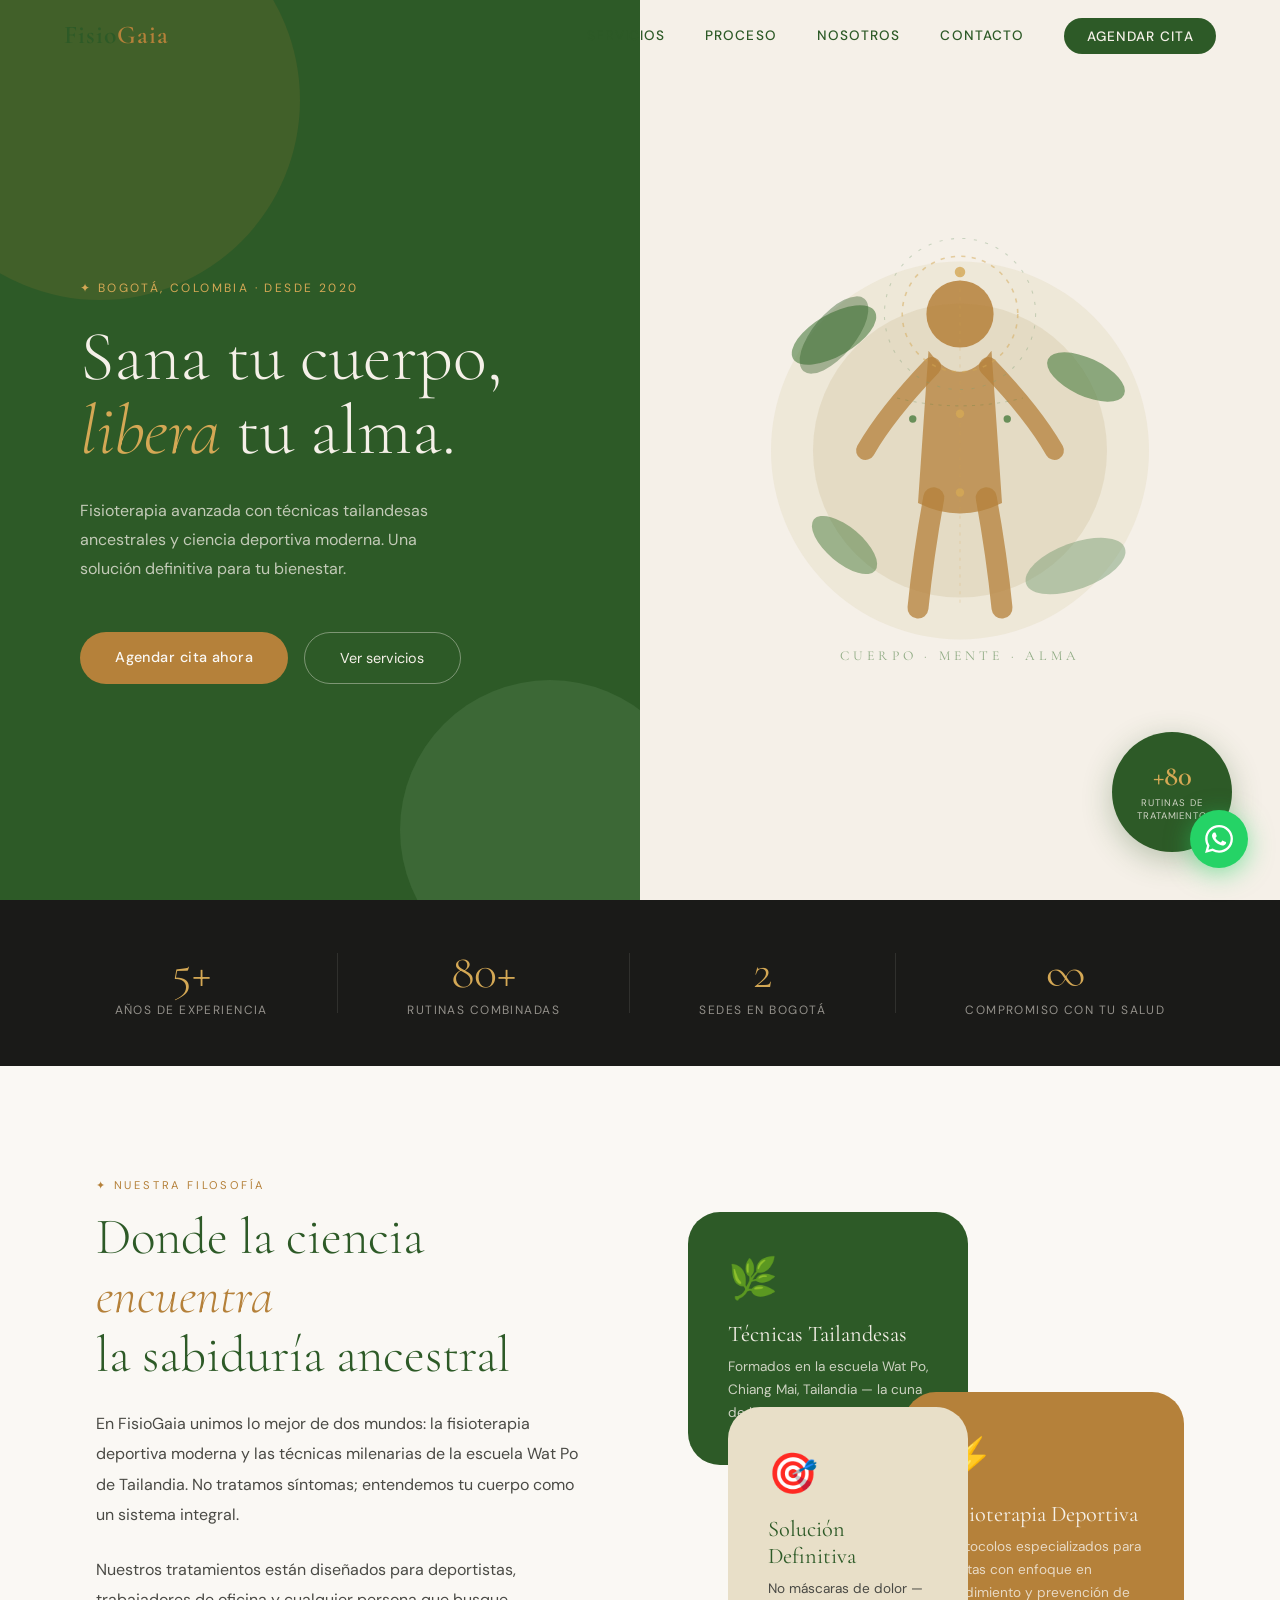
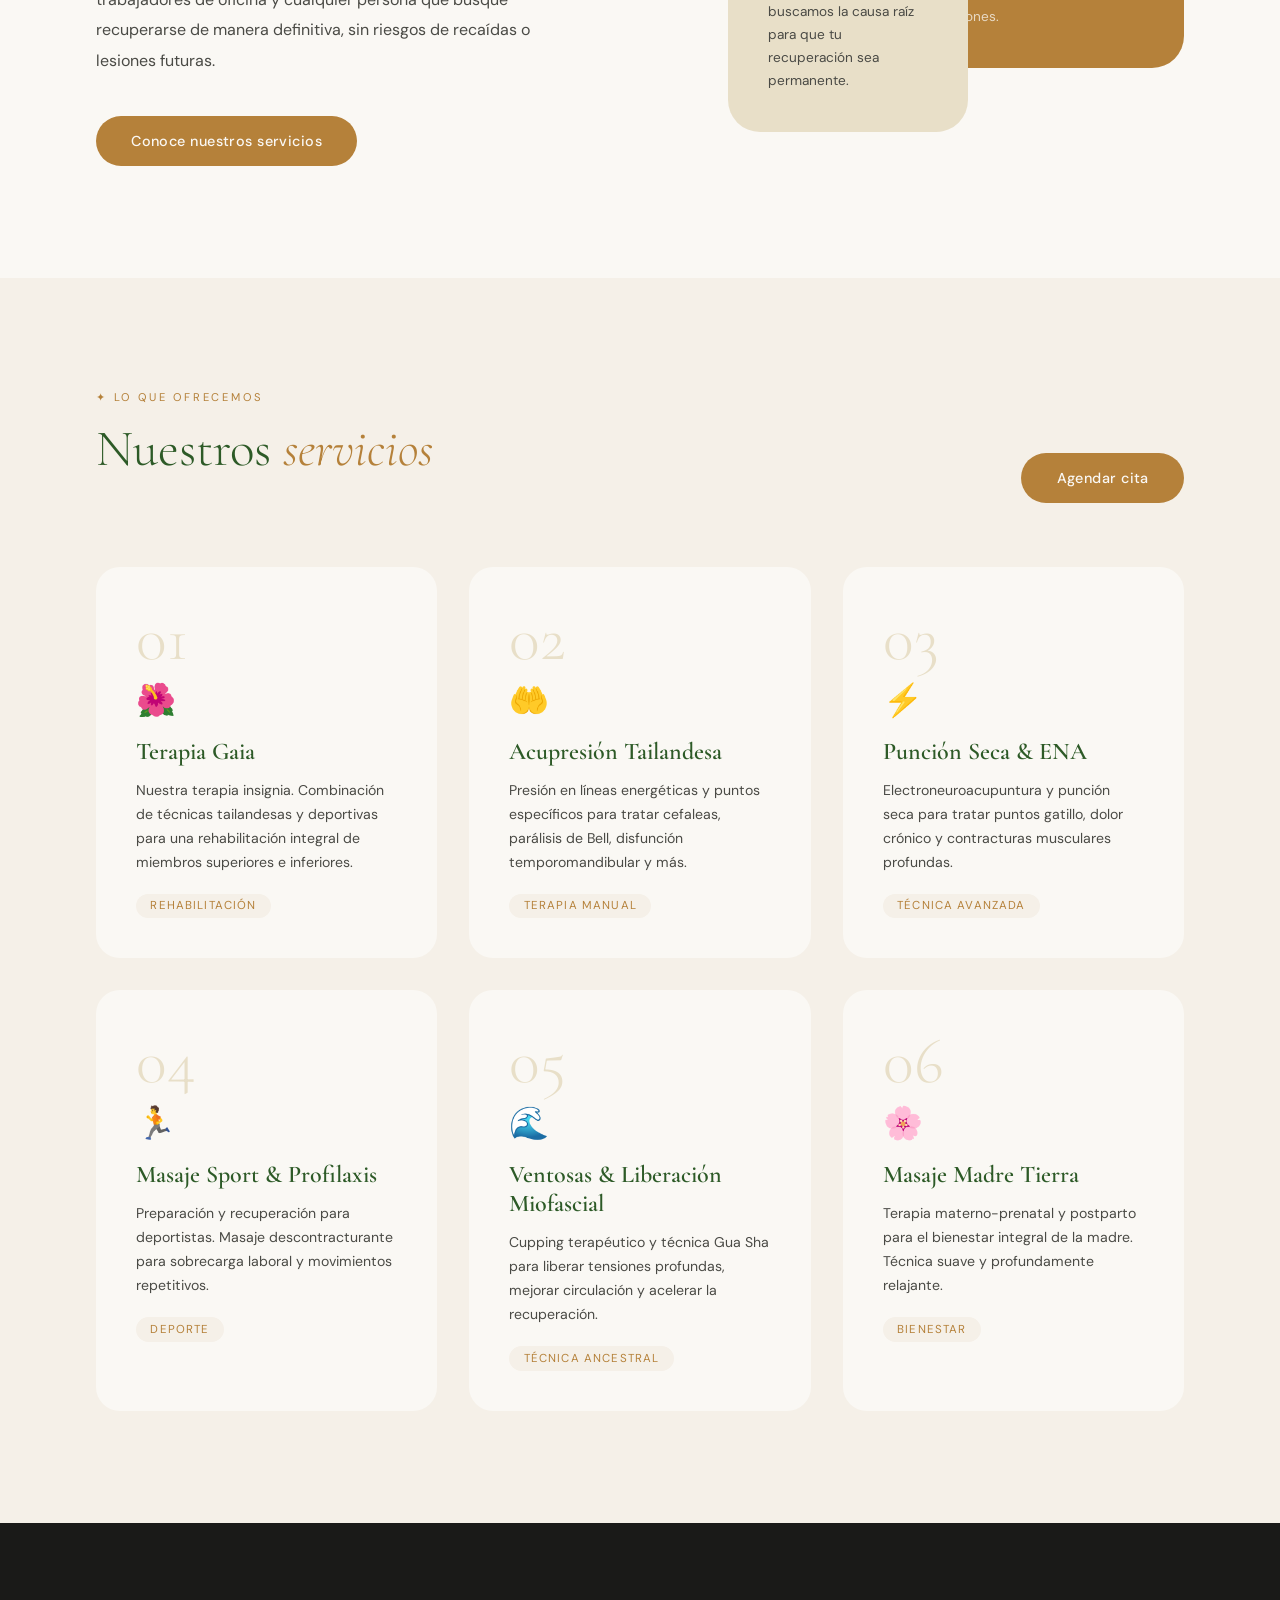
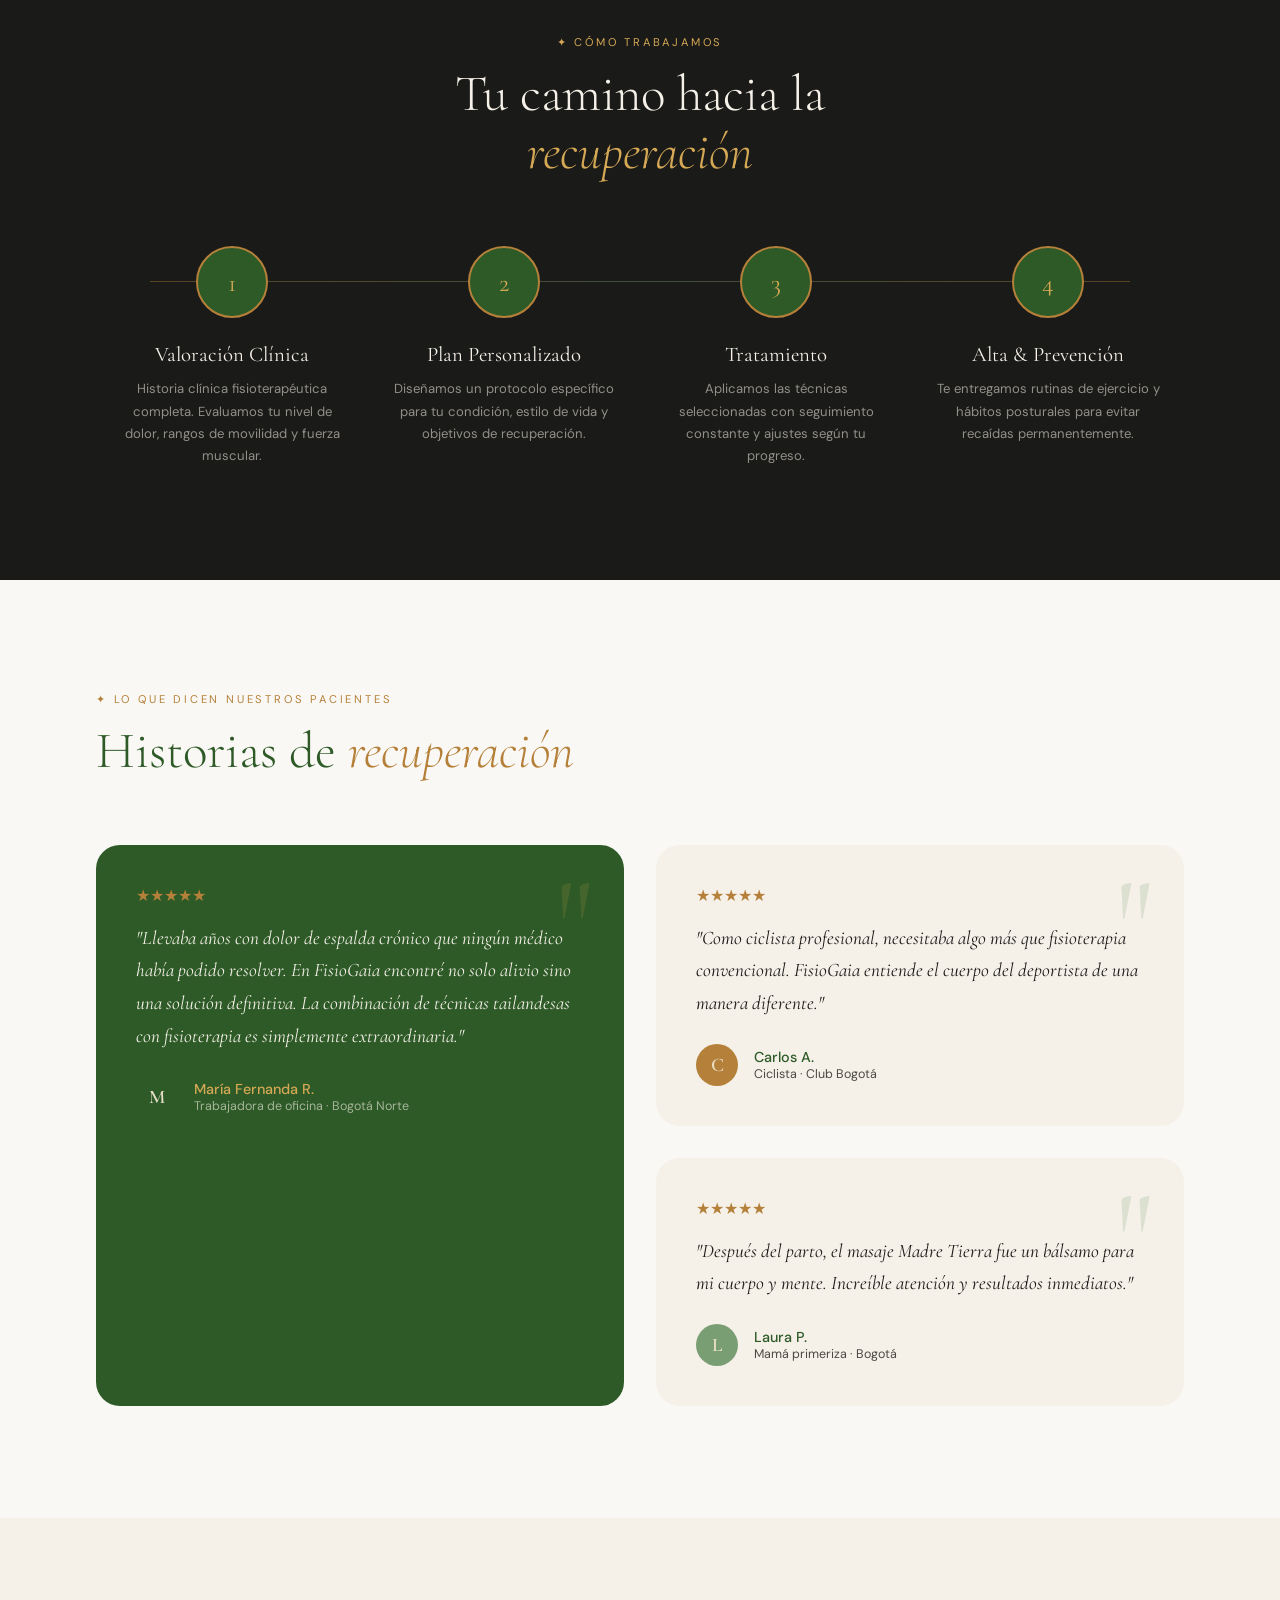
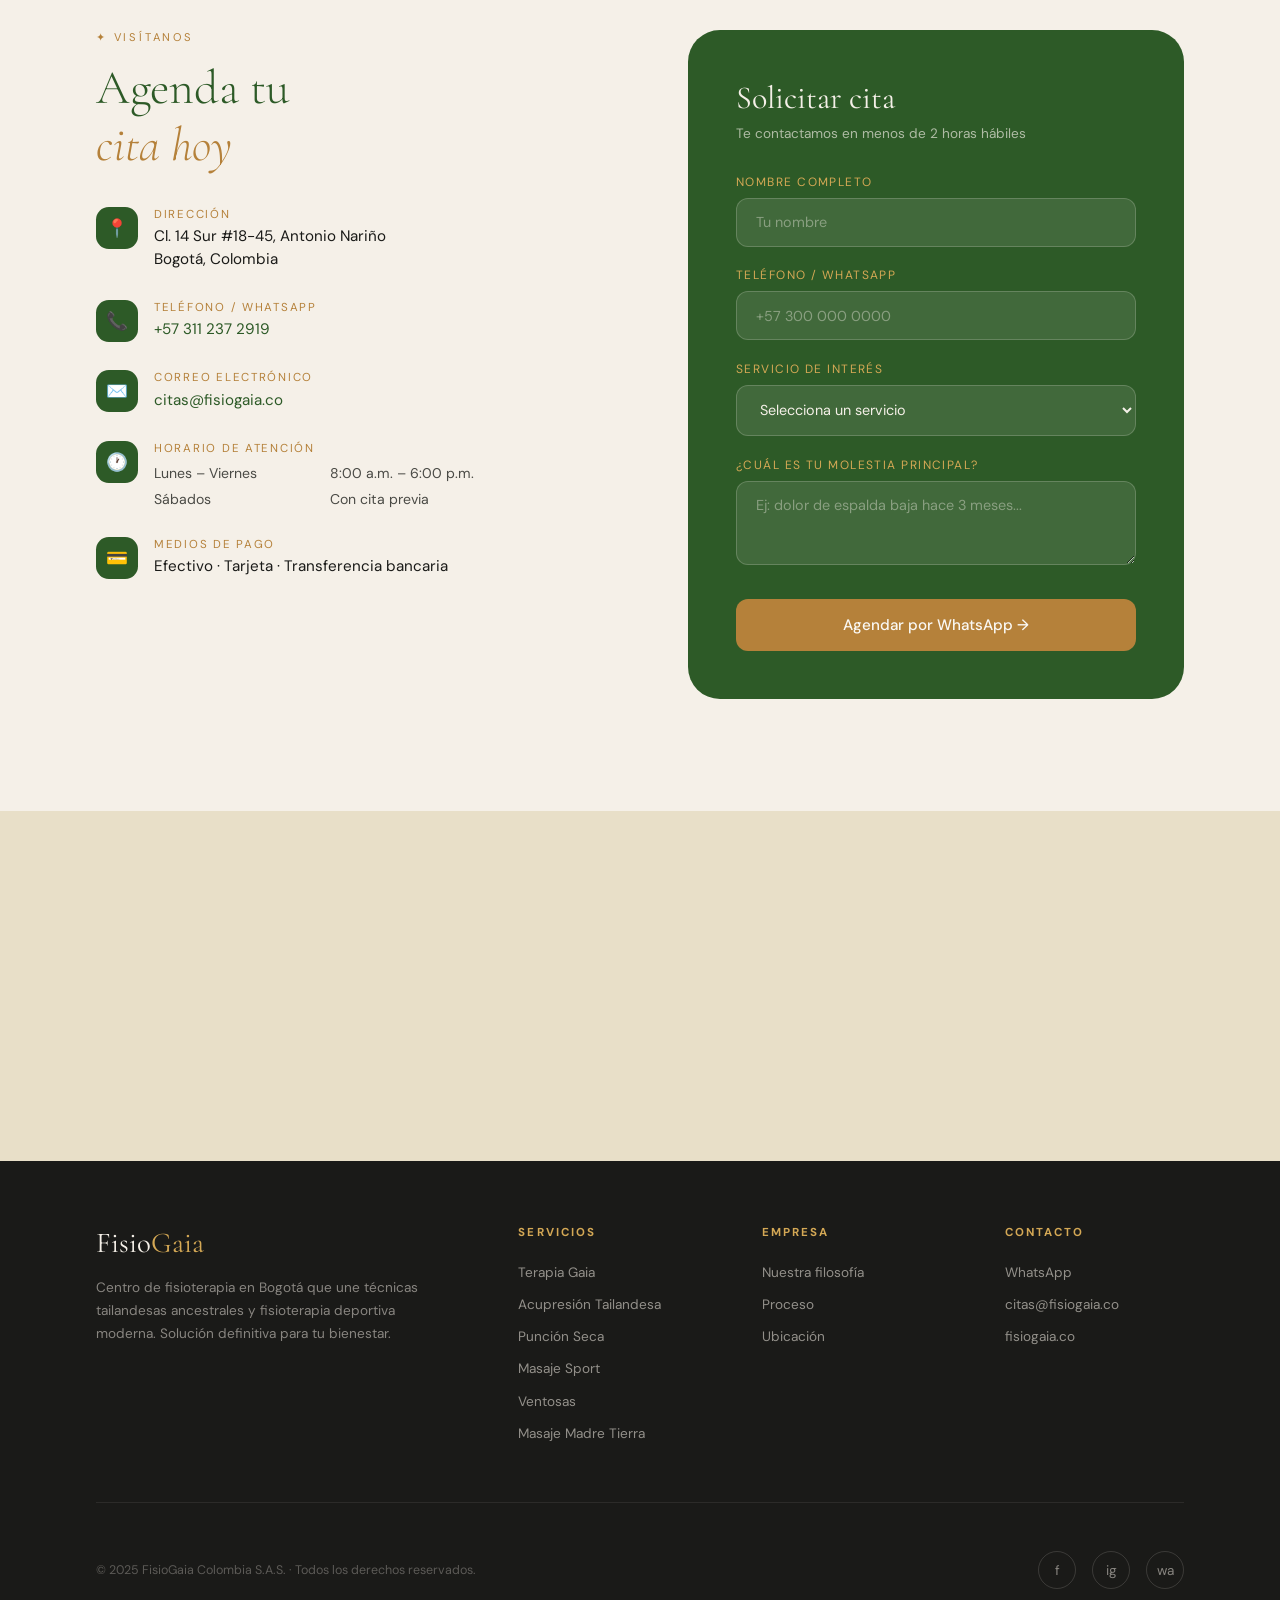
<file: index.html>
<!DOCTYPE html>
<html lang="es">
<head>
<meta charset="UTF-8">
<meta name="viewport" content="width=device-width, initial-scale=1.0">
<title>FisioGaia Colombia · Fisioterapia con Alma</title>
<link rel="preconnect" href="https://fonts.googleapis.com">
<link href="https://fonts.googleapis.com/css2?family=Cormorant+Garamond:ital,wght@0,300;0,400;0,600;1,300;1,400&family=DM+Sans:wght@300;400;500&display=swap" rel="stylesheet">
<link rel="stylesheet" href="styles.css">
</head>
<body>

<!-- NAV -->
<nav id="navbar">
  <a href="#" class="logo">Fisio<span>Gaia</span></a>
  <ul>
    <li><a href="#servicios">Servicios</a></li>
    <li><a href="#proceso">Proceso</a></li>
    <li><a href="#nosotros">Nosotros</a></li>
    <li><a href="#contacto">Contacto</a></li>
    <li><a href="#contacto" class="nav-cta">Agendar Cita</a></li>
  </ul>
</nav>

<!-- HERO -->
<section class="hero">
  <div class="hero-left">
    <p class="hero-tag">✦ Bogotá, Colombia · Desde 2020</p>
    <h1 class="hero-title">
      Sana tu cuerpo,<br>
      <em>libera</em> tu alma.
    </h1>
    <p class="hero-subtitle">
      Fisioterapia avanzada con técnicas tailandesas ancestrales y ciencia deportiva moderna.
      Una solución definitiva para tu bienestar.
    </p>
    <div class="hero-btns">
      <a href="#contacto" class="btn-primary">Agendar cita ahora</a>
      <a href="#servicios" class="btn-outline">Ver servicios</a>
    </div>
  </div>
  <div class="hero-right">
    <svg class="hero-illustration" viewBox="0 0 400 460" fill="none" xmlns="http://www.w3.org/2000/svg">
      <circle cx="200" cy="230" r="180" fill="#e8dfc8" opacity="0.5"/>
      <circle cx="200" cy="230" r="140" fill="#d4c9a8" opacity="0.4"/>
      <ellipse cx="80" cy="120" rx="45" ry="20" fill="#4a7c3f" opacity="0.6" transform="rotate(-30 80 120)"/>
      <ellipse cx="80" cy="120" rx="45" ry="20" fill="#2d5a27" opacity="0.4" transform="rotate(-50 80 120)"/>
      <ellipse cx="320" cy="160" rx="40" ry="18" fill="#4a7c3f" opacity="0.6" transform="rotate(25 320 160)"/>
      <ellipse cx="310" cy="340" rx="50" ry="22" fill="#7a9e74" opacity="0.5" transform="rotate(-20 310 340)"/>
      <ellipse cx="90" cy="320" rx="38" ry="17" fill="#4a7c3f" opacity="0.5" transform="rotate(40 90 320)"/>
      <circle cx="200" cy="100" r="32" fill="#b5813a" opacity="0.85"/>
      <path d="M170 135 Q200 175 230 135 L240 280 Q200 300 160 280 Z" fill="#b5813a" opacity="0.75"/>
      <path d="M173 150 Q130 195 110 230" stroke="#b5813a" stroke-width="18" stroke-linecap="round" opacity="0.75"/>
      <path d="M227 150 Q270 195 290 230" stroke="#b5813a" stroke-width="18" stroke-linecap="round" opacity="0.75"/>
      <path d="M175 275 Q165 330 160 380" stroke="#b5813a" stroke-width="20" stroke-linecap="round" opacity="0.75"/>
      <path d="M225 275 Q235 330 240 380" stroke="#b5813a" stroke-width="20" stroke-linecap="round" opacity="0.75"/>
      <circle cx="200" cy="100" r="55" stroke="#d4a855" stroke-width="1.5" stroke-dasharray="4 6" opacity="0.5"/>
      <circle cx="200" cy="100" r="72" stroke="#7a9e74" stroke-width="1" stroke-dasharray="3 8" opacity="0.35"/>
      <circle cx="200" cy="60" r="5" fill="#d4a855" opacity="0.8"/>
      <circle cx="200" cy="195" r="4" fill="#d4a855" opacity="0.8"/>
      <circle cx="200" cy="270" r="4" fill="#d4a855" opacity="0.8"/>
      <circle cx="155" cy="200" r="3.5" fill="#4a7c3f" opacity="0.8"/>
      <circle cx="245" cy="200" r="3.5" fill="#4a7c3f" opacity="0.8"/>
      <path d="M200 60 L200 380" stroke="#d4a855" stroke-width="0.8" stroke-dasharray="3 5" opacity="0.3"/>
      <path d="M140 180 Q200 195 260 180" stroke="#4a7c3f" stroke-width="0.8" stroke-dasharray="3 5" opacity="0.3"/>
      <text x="200" y="430" text-anchor="middle" font-family="Cormorant Garamond" font-size="13" fill="#4a7c3f" opacity="0.6" letter-spacing="4">CUERPO · MENTE · ALMA</text>
    </svg>
    <div class="hero-badge">
      <div class="hero-badge-inner">+80</div>
      <div class="hero-badge-text">Rutinas de<br>tratamiento</div>
    </div>
  </div>
</section>

<!-- STATS -->
<div class="stats">
  <div class="stat">
    <div class="stat-num">5+</div>
    <div class="stat-label">Años de experiencia</div>
  </div>
  <div class="stat-divider"></div>
  <div class="stat">
    <div class="stat-num">80+</div>
    <div class="stat-label">Rutinas combinadas</div>
  </div>
  <div class="stat-divider"></div>
  <div class="stat">
    <div class="stat-num">2</div>
    <div class="stat-label">Sedes en Bogotá</div>
  </div>
  <div class="stat-divider"></div>
  <div class="stat">
    <div class="stat-num">∞</div>
    <div class="stat-label">Compromiso con tu salud</div>
  </div>
</div>

<!-- FILOSOFÍA -->
<section id="nosotros" class="section filosofia">
  <div>
    <p class="section-tag">✦ Nuestra filosofía</p>
    <h2 class="section-title">
      Donde la ciencia<br>
      <em>encuentra</em><br>
      la sabiduría ancestral
    </h2>
    <p class="section-body">
      En FisioGaia unimos lo mejor de dos mundos: la fisioterapia deportiva moderna
      y las técnicas milenarias de la escuela Wat Po de Tailandia. No tratamos síntomas;
      entendemos tu cuerpo como un sistema integral.
    </p>
    <p class="section-body">
      Nuestros tratamientos están diseñados para deportistas, trabajadores de oficina
      y cualquier persona que busque recuperarse de manera definitiva, sin riesgos de
      recaídas o lesiones futuras.
    </p>
    <a href="#servicios" class="btn-primary" style="display:inline-block; text-decoration:none; margin-top: 1rem;">Conoce nuestros servicios</a>
  </div>
  <div class="filosofia-visual">
    <div class="filo-card">
      <div class="filo-card-icon">🌿</div>
      <div class="filo-card-title">Técnicas Tailandesas</div>
      <div class="filo-card-body">Formados en la escuela Wat Po, Chiang Mai, Tailandia — la cuna de la terapia manual asiática.</div>
    </div>
    <div class="filo-card">
      <div class="filo-card-icon">⚡</div>
      <div class="filo-card-title">Fisioterapia Deportiva</div>
      <div class="filo-card-body">Protocolos especializados para atletas con enfoque en rendimiento y prevención de lesiones.</div>
    </div>
    <div class="filo-card">
      <div class="filo-card-icon">🎯</div>
      <div class="filo-card-title">Solución Definitiva</div>
      <div class="filo-card-body">No máscaras de dolor — buscamos la causa raíz para que tu recuperación sea permanente.</div>
    </div>
  </div>
</section>

<!-- SERVICIOS -->
<section id="servicios" class="servicios">
  <div class="servicios-header">
    <div>
      <p class="section-tag">✦ Lo que ofrecemos</p>
      <h2 class="section-title" style="color:var(--verde);">Nuestros <em>servicios</em></h2>
    </div>
    <a href="#contacto" class="btn-primary" style="text-decoration:none; white-space:nowrap;">Agendar cita</a>
  </div>
  <div class="servicios-grid">
    <div class="servicio-card">
      <div class="servicio-num">01</div>
      <div class="servicio-icon">🌺</div>
      <div class="servicio-name">Terapia Gaia</div>
      <div class="servicio-desc">Nuestra terapia insignia. Combinación de técnicas tailandesas y deportivas para una rehabilitación integral de miembros superiores e inferiores.</div>
      <span class="servicio-tag">Rehabilitación</span>
    </div>
    <div class="servicio-card">
      <div class="servicio-num">02</div>
      <div class="servicio-icon">🤲</div>
      <div class="servicio-name">Acupresión Tailandesa</div>
      <div class="servicio-desc">Presión en líneas energéticas y puntos específicos para tratar cefaleas, parálisis de Bell, disfunción temporomandibular y más.</div>
      <span class="servicio-tag">Terapia manual</span>
    </div>
    <div class="servicio-card">
      <div class="servicio-num">03</div>
      <div class="servicio-icon">⚡</div>
      <div class="servicio-name">Punción Seca & ENA</div>
      <div class="servicio-desc">Electroneuroacupuntura y punción seca para tratar puntos gatillo, dolor crónico y contracturas musculares profundas.</div>
      <span class="servicio-tag">Técnica avanzada</span>
    </div>
    <div class="servicio-card">
      <div class="servicio-num">04</div>
      <div class="servicio-icon">🏃</div>
      <div class="servicio-name">Masaje Sport & Profilaxis</div>
      <div class="servicio-desc">Preparación y recuperación para deportistas. Masaje descontracturante para sobrecarga laboral y movimientos repetitivos.</div>
      <span class="servicio-tag">Deporte</span>
    </div>
    <div class="servicio-card">
      <div class="servicio-num">05</div>
      <div class="servicio-icon">🌊</div>
      <div class="servicio-name">Ventosas & Liberación Miofascial</div>
      <div class="servicio-desc">Cupping terapéutico y técnica Gua Sha para liberar tensiones profundas, mejorar circulación y acelerar la recuperación.</div>
      <span class="servicio-tag">Técnica ancestral</span>
    </div>
    <div class="servicio-card">
      <div class="servicio-num">06</div>
      <div class="servicio-icon">🌸</div>
      <div class="servicio-name">Masaje Madre Tierra</div>
      <div class="servicio-desc">Terapia materno-prenatal y postparto para el bienestar integral de la madre. Técnica suave y profundamente relajante.</div>
      <span class="servicio-tag">Bienestar</span>
    </div>
  </div>
</section>

<!-- PROCESO -->
<section id="proceso" class="proceso">
  <div style="text-align:center; max-width: 600px; margin: 0 auto;">
    <p class="section-tag">✦ Cómo trabajamos</p>
    <h2 class="section-title">Tu camino hacia la <em style="color:var(--tierra-claro)">recuperación</em></h2>
  </div>
  <div class="proceso-steps">
    <div class="paso">
      <div class="paso-num">1</div>
      <div class="paso-title">Valoración Clínica</div>
      <div class="paso-desc">Historia clínica fisioterapéutica completa. Evaluamos tu nivel de dolor, rangos de movilidad y fuerza muscular.</div>
    </div>
    <div class="paso">
      <div class="paso-num">2</div>
      <div class="paso-title">Plan Personalizado</div>
      <div class="paso-desc">Diseñamos un protocolo específico para tu condición, estilo de vida y objetivos de recuperación.</div>
    </div>
    <div class="paso">
      <div class="paso-num">3</div>
      <div class="paso-title">Tratamiento</div>
      <div class="paso-desc">Aplicamos las técnicas seleccionadas con seguimiento constante y ajustes según tu progreso.</div>
    </div>
    <div class="paso">
      <div class="paso-num">4</div>
      <div class="paso-title">Alta & Prevención</div>
      <div class="paso-desc">Te entregamos rutinas de ejercicio y hábitos posturales para evitar recaídas permanentemente.</div>
    </div>
  </div>
</section>

<!-- TESTIMONIOS -->
<section class="testimonios">
  <p class="section-tag">✦ Lo que dicen nuestros pacientes</p>
  <h2 class="section-title">Historias de <em>recuperación</em></h2>
  <div class="test-grid">
    <div class="test-card featured">
      <div class="test-stars">★★★★★</div>
      <div class="test-text">
        "Llevaba años con dolor de espalda crónico que ningún médico había podido resolver.
        En FisioGaia encontré no solo alivio sino una solución definitiva.
        La combinación de técnicas tailandesas con fisioterapia es simplemente extraordinaria."
      </div>
      <div class="test-autor">
        <div class="test-avatar">M</div>
        <div>
          <div class="test-name">María Fernanda R.</div>
          <div class="test-role">Trabajadora de oficina · Bogotá Norte</div>
        </div>
      </div>
    </div>
    <div class="test-card">
      <div class="test-stars">★★★★★</div>
      <div class="test-text">
        "Como ciclista profesional, necesitaba algo más que fisioterapia convencional.
        FisioGaia entiende el cuerpo del deportista de una manera diferente."
      </div>
      <div class="test-autor">
        <div class="test-avatar" style="background:var(--tierra);">C</div>
        <div>
          <div class="test-name">Carlos A.</div>
          <div class="test-role">Ciclista · Club Bogotá</div>
        </div>
      </div>
    </div>
    <div class="test-card">
      <div class="test-stars">★★★★★</div>
      <div class="test-text">
        "Después del parto, el masaje Madre Tierra fue un bálsamo para mi cuerpo y mente.
        Increíble atención y resultados inmediatos."
      </div>
      <div class="test-autor">
        <div class="test-avatar" style="background:var(--verde-sage);">L</div>
        <div>
          <div class="test-name">Laura P.</div>
          <div class="test-role">Mamá primeriza · Bogotá</div>
        </div>
      </div>
    </div>
  </div>
</section>

<!-- CONTACTO -->
<section id="contacto" class="contacto">
  <div class="contacto-info">
    <p class="section-tag">✦ Visítanos</p>
    <h2>Agenda tu<br><em style="color:var(--tierra); font-style:italic; font-family:'Cormorant Garamond',serif;">cita hoy</em></h2>
    <div class="contacto-item">
      <div class="contacto-icon">📍</div>
      <div>
        <div class="contacto-label">Dirección</div>
        <div class="contacto-value">Cl. 14 Sur #18-45, Antonio Nariño<br>Bogotá, Colombia</div>
      </div>
    </div>
    <div class="contacto-item">
      <div class="contacto-icon">📞</div>
      <div>
        <div class="contacto-label">Teléfono / WhatsApp</div>
        <div class="contacto-value">
          <a href="https://wa.me/573112372919">+57 311 237 2919</a>
        </div>
      </div>
    </div>
    <div class="contacto-item">
      <div class="contacto-icon">✉️</div>
      <div>
        <div class="contacto-label">Correo electrónico</div>
        <div class="contacto-value">
          <a href="mailto:citas@fisiogaia.co">citas@fisiogaia.co</a>
        </div>
      </div>
    </div>
    <div class="contacto-item">
      <div class="contacto-icon">🕐</div>
      <div>
        <div class="contacto-label">Horario de atención</div>
        <div class="horario-grid">
          <span class="horario-item">Lunes – Viernes</span>
          <span class="horario-item">8:00 a.m. – 6:00 p.m.</span>
          <span class="horario-item">Sábados</span>
          <span class="horario-item">Con cita previa</span>
        </div>
      </div>
    </div>
    <div class="contacto-item">
      <div class="contacto-icon">💳</div>
      <div>
        <div class="contacto-label">Medios de pago</div>
        <div class="contacto-value">Efectivo · Tarjeta · Transferencia bancaria</div>
      </div>
    </div>
  </div>

  <div class="contacto-form-wrap">
    <div class="form-title">Solicitar cita</div>
    <div class="form-sub">Te contactamos en menos de 2 horas hábiles</div>
    <div class="form-group">
      <label class="form-label">Nombre completo</label>
      <input type="text" class="form-input" placeholder="Tu nombre">
    </div>
    <div class="form-group">
      <label class="form-label">Teléfono / WhatsApp</label>
      <input type="tel" class="form-input" placeholder="+57 300 000 0000">
    </div>
    <div class="form-group">
      <label class="form-label">Servicio de interés</label>
      <select class="form-input">
        <option value="">Selecciona un servicio</option>
        <option>Terapia Gaia (Rehabilitación)</option>
        <option>Acupresión Tailandesa</option>
        <option>Punción Seca / ENA</option>
        <option>Masaje Sport</option>
        <option>Ventosas / Liberación Miofascial</option>
        <option>Masaje Madre Tierra</option>
        <option>Terapia Neural</option>
        <option>No lo sé aún – necesito orientación</option>
      </select>
    </div>
    <div class="form-group">
      <label class="form-label">¿Cuál es tu molestia principal?</label>
      <textarea class="form-input" rows="3" placeholder="Ej: dolor de espalda baja hace 3 meses..."></textarea>
    </div>
    <button class="form-btn" onclick="agendarWA()">Agendar por WhatsApp →</button>
  </div>
</section>

<!-- MAPA -->
<div class="mapa-section">
  <iframe
    src="https://www.google.com/maps/embed?pb=!1m18!1m12!1m3!1d3977.0!2d-74.0987978!3d4.5868925!2m3!1f0!2f0!3f0!3m2!1i1024!2i768!4f13.1!3m3!1m2!1s0x8e3f99115cef9241%3A0xc94fbc84a2c2e9d9!2sFisioGaia%20Colombia!5e0!3m2!1ses!2sco!4v1714000000000!5m2!1ses!2sco"
    allowfullscreen=""
    loading="lazy"
    referrerpolicy="no-referrer-when-downgrade">
  </iframe>
</div>

<!-- FOOTER -->
<footer>
  <div class="footer-top">
    <div>
      <div class="footer-logo">Fisio<span>Gaia</span></div>
      <div class="footer-desc">
        Centro de fisioterapia en Bogotá que une técnicas tailandesas ancestrales
        y fisioterapia deportiva moderna. Solución definitiva para tu bienestar.
      </div>
    </div>
    <div class="footer-col">
      <h4>Servicios</h4>
      <ul>
        <li><a href="#servicios">Terapia Gaia</a></li>
        <li><a href="#servicios">Acupresión Tailandesa</a></li>
        <li><a href="#servicios">Punción Seca</a></li>
        <li><a href="#servicios">Masaje Sport</a></li>
        <li><a href="#servicios">Ventosas</a></li>
        <li><a href="#servicios">Masaje Madre Tierra</a></li>
      </ul>
    </div>
    <div class="footer-col">
      <h4>Empresa</h4>
      <ul>
        <li><a href="#nosotros">Nuestra filosofía</a></li>
        <li><a href="#proceso">Proceso</a></li>
        <li><a href="#contacto">Ubicación</a></li>
      </ul>
    </div>
    <div class="footer-col">
      <h4>Contacto</h4>
      <ul>
        <li><a href="https://wa.me/573112372919">WhatsApp</a></li>
        <li><a href="mailto:citas@fisiogaia.co">citas@fisiogaia.co</a></li>
        <li><a href="https://fisiogaia.co" target="_blank">fisiogaia.co</a></li>
      </ul>
    </div>
  </div>
  <div class="footer-bottom">
    <div class="footer-copy">© 2025 FisioGaia Colombia S.A.S. · Todos los derechos reservados.</div>
    <div class="footer-socials">
      <a href="https://www.facebook.com/fisiogaia.co/" class="social-btn" target="_blank">f</a>
      <a href="https://www.instagram.com/fisiogaia/" class="social-btn" target="_blank">ig</a>
      <a href="https://wa.me/573112372919" class="social-btn" target="_blank">wa</a>
    </div>
  </div>
</footer>

<!-- WhatsApp flotante -->
<a href="https://wa.me/573112372919?text=Hola%2C%20quiero%20agendar%20una%20cita%20en%20FisioGaia" class="wa-float" target="_blank" title="Escríbenos por WhatsApp">
  <svg viewBox="0 0 24 24" fill="white" xmlns="http://www.w3.org/2000/svg">
    <path d="M17.472 14.382c-.297-.149-1.758-.867-2.03-.967-.273-.099-.471-.148-.67.15-.197.297-.767.966-.94 1.164-.173.199-.347.223-.644.075-.297-.15-1.255-.463-2.39-1.475-.883-.788-1.48-1.761-1.653-2.059-.173-.297-.018-.458.13-.606.134-.133.298-.347.446-.52.149-.174.198-.298.298-.497.099-.198.05-.371-.025-.52-.075-.149-.669-1.612-.916-2.207-.242-.579-.487-.5-.669-.51-.173-.008-.371-.01-.57-.01-.198 0-.52.074-.792.372-.272.297-1.04 1.016-1.04 2.479 0 1.462 1.065 2.875 1.213 3.074.149.198 2.096 3.2 5.077 4.487.709.306 1.262.489 1.694.625.712.227 1.36.195 1.871.118.571-.085 1.758-.719 2.006-1.413.248-.694.248-1.289.173-1.413-.074-.124-.272-.198-.57-.347m-5.421 7.403h-.004a9.87 9.87 0 01-5.031-1.378l-.361-.214-3.741.982.998-3.648-.235-.374a9.86 9.86 0 01-1.51-5.26c.001-5.45 4.436-9.884 9.888-9.884 2.64 0 5.122 1.03 6.988 2.898a9.825 9.825 0 012.893 6.994c-.003 5.45-4.437 9.884-9.885 9.884m8.413-18.297A11.815 11.815 0 0012.05 0C5.495 0 .16 5.335.157 11.892c0 2.096.547 4.142 1.588 5.945L.057 24l6.305-1.654a11.882 11.882 0 005.683 1.448h.005c6.554 0 11.89-5.335 11.893-11.893a11.821 11.821 0 00-3.48-8.413z"/>
  </svg>
</a>

<script src="main.js"></script>
</body>
</html>
</file>
<file: styles.css>
:root {
  --verde: #2d5a27;
  --verde-claro: #4a7c3f;
  --verde-sage: #7a9e74;
  --tierra: #b5813a;
  --tierra-claro: #d4a855;
  --crema: #f5f0e8;
  --crema-oscura: #e8dfc8;
  --blanco: #faf8f4;
  --gris-oscuro: #1a1a18;
  --gris: #4a4a45;
}

*, *::before, *::after { margin: 0; padding: 0; box-sizing: border-box; }

html { scroll-behavior: smooth; }

body {
  font-family: 'DM Sans', sans-serif;
  background: var(--blanco);
  color: var(--gris-oscuro);
  overflow-x: hidden;
}

/* ── NAV ── */
nav {
  position: fixed; top: 0; left: 0; right: 0; z-index: 100;
  padding: 1.2rem 4rem;
  display: flex; align-items: center; justify-content: space-between;
  background: transparent;
  transition: background .4s, backdrop-filter .4s;
}
nav.scrolled {
  background: rgba(245,240,232,0.92);
  backdrop-filter: blur(12px);
  border-bottom: 1px solid rgba(45,90,39,0.15);
}
.logo {
  font-family: 'Cormorant Garamond', serif;
  font-size: 1.6rem;
  font-weight: 600;
  color: var(--verde);
  letter-spacing: 0.04em;
  text-decoration: none;
}
.logo span { color: var(--tierra); }
nav ul {
  list-style: none;
  display: flex; gap: 2.5rem;
}
nav ul a {
  text-decoration: none;
  font-size: 0.85rem;
  font-weight: 500;
  color: var(--verde);
  letter-spacing: 0.08em;
  text-transform: uppercase;
  position: relative;
  transition: color .3s;
}
nav ul a::after {
  content: '';
  position: absolute; bottom: -3px; left: 0; right: 100%;
  height: 1px; background: var(--tierra);
  transition: right .3s;
}
nav ul a:hover::after { right: 0; }
.nav-cta {
  background: var(--verde);
  color: var(--crema) !important;
  padding: 0.6rem 1.4rem;
  border-radius: 2rem;
}
.nav-cta::after { display: none !important; }
.nav-cta:hover { background: var(--verde-claro); }

/* ── HERO ── */
.hero {
  min-height: 100vh;
  display: grid;
  grid-template-columns: 1fr 1fr;
  position: relative;
  overflow: hidden;
}
.hero-left {
  background: var(--verde);
  display: flex; flex-direction: column;
  justify-content: center;
  padding: 8rem 5rem 4rem 5rem;
  position: relative;
  overflow: hidden;
}
.hero-left::before {
  content: '';
  position: absolute; top: -100px; left: -100px;
  width: 400px; height: 400px;
  border-radius: 50%;
  background: rgba(181,129,58,0.15);
  animation: pulse 6s ease-in-out infinite;
  pointer-events: none;
}
.hero-left::after {
  content: '';
  position: absolute; bottom: -80px; right: -60px;
  width: 300px; height: 300px;
  border-radius: 50%;
  background: rgba(122,158,116,0.2);
  animation: pulse 8s ease-in-out infinite reverse;
  pointer-events: none;
}
@keyframes pulse {
  0%, 100% { transform: scale(1); opacity: 0.6; }
  50% { transform: scale(1.15); opacity: 1; }
}
.hero-tag {
  font-size: 0.75rem;
  letter-spacing: 0.2em;
  text-transform: uppercase;
  color: var(--tierra-claro);
  margin-bottom: 1.5rem;
  opacity: 0;
  animation: fadeUp .8s .3s forwards;
}
.hero-title {
  font-family: 'Cormorant Garamond', serif;
  font-size: clamp(3.5rem, 5.5vw, 5.5rem);
  font-weight: 300;
  line-height: 1.05;
  color: var(--crema);
  margin-bottom: 1.8rem;
  opacity: 0;
  animation: fadeUp .8s .5s forwards;
}
.hero-title em {
  font-style: italic;
  color: var(--tierra-claro);
}
.hero-subtitle {
  font-size: 1rem;
  line-height: 1.8;
  color: rgba(245,240,232,0.75);
  max-width: 380px;
  margin-bottom: 3rem;
  opacity: 0;
  animation: fadeUp .8s .7s forwards;
}
.hero-btns {
  display: flex; gap: 1rem;
  opacity: 0;
  animation: fadeUp .8s .9s forwards;
}
.btn-primary {
  padding: 1rem 2.2rem;
  background: var(--tierra);
  color: var(--blanco);
  border: none; border-radius: 3rem;
  font-family: 'DM Sans', sans-serif;
  font-size: 0.9rem;
  font-weight: 500;
  cursor: pointer;
  text-decoration: none;
  letter-spacing: 0.03em;
  transition: transform .3s, box-shadow .3s, background .3s;
}
.btn-primary:hover {
  background: var(--tierra-claro);
  transform: translateY(-2px);
  box-shadow: 0 10px 30px rgba(181,129,58,0.4);
}
.btn-outline {
  padding: 1rem 2.2rem;
  background: transparent;
  color: var(--crema);
  border: 1px solid rgba(245,240,232,0.4);
  border-radius: 3rem;
  font-family: 'DM Sans', sans-serif;
  font-size: 0.9rem;
  cursor: pointer;
  text-decoration: none;
  transition: border-color .3s, background .3s;
}
.btn-outline:hover {
  border-color: var(--crema);
  background: rgba(245,240,232,0.1);
}
.hero-right {
  background: var(--crema);
  display: flex; align-items: center; justify-content: center;
  position: relative;
  overflow: hidden;
}
.hero-illustration {
  width: 80%;
  max-width: 420px;
  opacity: 0;
  animation: fadeIn 1.2s 0.6s forwards;
}
.hero-badge {
  position: absolute;
  bottom: 3rem; right: 3rem;
  background: var(--verde);
  color: var(--crema);
  border-radius: 50%;
  width: 120px; height: 120px;
  display: flex; flex-direction: column;
  align-items: center; justify-content: center;
  text-align: center;
  padding: 1rem;
  box-shadow: 0 8px 30px rgba(45,90,39,0.3);
  animation: spin 30s linear infinite;
  cursor: default;
}
.hero-badge-inner {
  font-family: 'Cormorant Garamond', serif;
  font-size: 1.8rem;
  font-weight: 600;
  color: var(--tierra-claro);
  line-height: 1;
}
.hero-badge-text {
  font-size: 0.6rem;
  letter-spacing: 0.1em;
  text-transform: uppercase;
  color: rgba(245,240,232,0.8);
  margin-top: 0.3rem;
}
@keyframes spin {
  from { transform: rotate(0deg); }
  to { transform: rotate(360deg); }
}

/* ── STATS ── */
.stats {
  background: var(--gris-oscuro);
  padding: 3rem 6rem;
  display: flex; justify-content: space-around;
  align-items: center;
  gap: 2rem;
}
.stat {
  text-align: center;
  opacity: 0;
  animation: fadeUp .6s forwards;
}
.stat:nth-child(1) { animation-delay: .1s; }
.stat:nth-child(2) { animation-delay: .2s; }
.stat:nth-child(3) { animation-delay: .3s; }
.stat:nth-child(4) { animation-delay: .4s; }
.stat-num {
  font-family: 'Cormorant Garamond', serif;
  font-size: 3rem;
  font-weight: 300;
  color: var(--tierra-claro);
  line-height: 1;
}
.stat-label {
  font-size: 0.75rem;
  letter-spacing: 0.12em;
  text-transform: uppercase;
  color: rgba(245,240,232,0.55);
  margin-top: 0.4rem;
}
.stat-divider {
  width: 1px; height: 60px;
  background: rgba(245,240,232,0.1);
}

/* ── FILOSOFÍA ── */
.section { padding: 7rem 6rem; }

.filosofia {
  background: var(--blanco);
  display: grid;
  grid-template-columns: 1fr 1fr;
  gap: 6rem;
  align-items: center;
}
.section-tag {
  font-size: 0.7rem;
  letter-spacing: 0.25em;
  text-transform: uppercase;
  color: var(--tierra);
  margin-bottom: 1rem;
}
.section-title {
  font-family: 'Cormorant Garamond', serif;
  font-size: clamp(2.5rem, 4vw, 3.8rem);
  font-weight: 300;
  line-height: 1.15;
  color: var(--verde);
  margin-bottom: 1.5rem;
}
.section-title em { font-style: italic; color: var(--tierra); }
.section-body {
  font-size: 1rem;
  line-height: 1.9;
  color: var(--gris);
  margin-bottom: 1.5rem;
}
.filosofia-visual {
  position: relative;
  height: 520px;
}
.filo-card {
  position: absolute;
  background: var(--verde);
  border-radius: 2rem;
  padding: 2.5rem;
  color: var(--crema);
  width: 280px;
}
.filo-card-icon {
  font-size: 2.5rem;
  margin-bottom: 1rem;
}
.filo-card-title {
  font-family: 'Cormorant Garamond', serif;
  font-size: 1.4rem;
  margin-bottom: 0.5rem;
}
.filo-card-body {
  font-size: 0.85rem;
  line-height: 1.7;
  opacity: 0.8;
}
.filo-card:nth-child(1) { top: 0; left: 0; }
.filo-card:nth-child(2) {
  top: 180px; right: 0;
  background: var(--tierra);
}
.filo-card:nth-child(3) {
  bottom: 0; left: 40px;
  background: var(--crema-oscura);
  color: var(--gris-oscuro);
  width: 240px;
}
.filo-card:nth-child(3) .filo-card-title { color: var(--verde); }
.filo-card:nth-child(3) .filo-card-body { color: var(--gris); opacity: 1; }

/* ── SERVICIOS ── */
.servicios {
  background: var(--crema);
  padding: 7rem 6rem;
}
.servicios-header {
  display: flex;
  justify-content: space-between;
  align-items: flex-end;
  margin-bottom: 4rem;
}
.servicios-grid {
  display: grid;
  grid-template-columns: repeat(3, 1fr);
  gap: 2rem;
}
.servicio-card {
  background: var(--blanco);
  border-radius: 1.5rem;
  padding: 2.5rem;
  position: relative;
  overflow: hidden;
  transition: transform .4s, box-shadow .4s;
  cursor: default;
}
.servicio-card::before {
  content: '';
  position: absolute;
  top: 0; left: 0; right: 0;
  height: 4px;
  background: var(--verde);
  transform: scaleX(0);
  transform-origin: left;
  transition: transform .4s;
}
.servicio-card:hover::before { transform: scaleX(1); }
.servicio-card:hover {
  transform: translateY(-8px);
  box-shadow: 0 20px 50px rgba(45,90,39,0.12);
}
.servicio-num {
  font-family: 'Cormorant Garamond', serif;
  font-size: 4rem;
  font-weight: 300;
  color: var(--crema-oscura);
  line-height: 1;
  margin-bottom: 0.5rem;
}
.servicio-icon {
  font-size: 2rem;
  margin-bottom: 1rem;
}
.servicio-name {
  font-family: 'Cormorant Garamond', serif;
  font-size: 1.5rem;
  font-weight: 600;
  color: var(--verde);
  margin-bottom: 0.8rem;
}
.servicio-desc {
  font-size: 0.88rem;
  line-height: 1.7;
  color: var(--gris);
}
.servicio-tag {
  display: inline-block;
  margin-top: 1.2rem;
  padding: 0.3rem 0.9rem;
  background: var(--crema);
  border-radius: 2rem;
  font-size: 0.72rem;
  letter-spacing: 0.1em;
  text-transform: uppercase;
  color: var(--tierra);
}

/* ── PROCESO ── */
.proceso {
  background: var(--gris-oscuro);
  padding: 7rem 6rem;
}
.proceso .section-title { color: var(--crema); }
.proceso .section-tag { color: var(--tierra-claro); }
.proceso-steps {
  display: flex;
  gap: 0;
  margin-top: 4rem;
  position: relative;
}
.proceso-steps::before {
  content: '';
  position: absolute;
  top: 2.2rem; left: 5%; right: 5%;
  height: 1px;
  background: linear-gradient(90deg, var(--tierra), var(--verde-sage), var(--tierra));
  opacity: 0.4;
}
.paso {
  flex: 1;
  text-align: center;
  padding: 0 1.5rem;
  position: relative;
}
.paso-num {
  width: 4.5rem; height: 4.5rem;
  border-radius: 50%;
  background: var(--verde);
  display: flex; align-items: center; justify-content: center;
  margin: 0 auto 1.5rem;
  font-family: 'Cormorant Garamond', serif;
  font-size: 1.6rem;
  color: var(--tierra-claro);
  border: 2px solid var(--tierra);
  position: relative;
  z-index: 1;
  transition: transform .3s, background .3s;
}
.paso:hover .paso-num {
  transform: scale(1.15);
  background: var(--tierra);
  color: var(--crema);
}
.paso-title {
  font-family: 'Cormorant Garamond', serif;
  font-size: 1.3rem;
  color: var(--crema);
  margin-bottom: 0.7rem;
}
.paso-desc {
  font-size: 0.82rem;
  line-height: 1.7;
  color: rgba(245,240,232,0.55);
}

/* ── TESTIMONIOS ── */
.testimonios {
  background: var(--blanco);
  padding: 7rem 6rem;
}
.test-grid {
  display: grid;
  grid-template-columns: 1fr 1fr;
  gap: 2rem;
  margin-top: 4rem;
}
.test-card {
  background: var(--crema);
  border-radius: 1.5rem;
  padding: 2.5rem;
  position: relative;
}
.test-card::before {
  content: '"';
  position: absolute;
  top: 1rem; right: 2rem;
  font-family: 'Cormorant Garamond', serif;
  font-size: 8rem;
  color: var(--verde-sage);
  opacity: 0.2;
  line-height: 1;
}
.test-stars { color: var(--tierra); margin-bottom: 1rem; font-size: 1rem; }
.test-text {
  font-family: 'Cormorant Garamond', serif;
  font-size: 1.2rem;
  font-style: italic;
  line-height: 1.7;
  color: var(--gris-oscuro);
  margin-bottom: 1.5rem;
}
.test-autor {
  display: flex; align-items: center; gap: 1rem;
}
.test-avatar {
  width: 42px; height: 42px;
  border-radius: 50%;
  background: var(--verde);
  display: flex; align-items: center; justify-content: center;
  font-family: 'Cormorant Garamond', serif;
  font-size: 1.2rem;
  color: var(--crema-oscura);
  font-weight: 600;
}
.test-name {
  font-weight: 500; font-size: 0.9rem; color: var(--verde);
}
.test-role { font-size: 0.78rem; color: var(--gris); }
.test-card.featured {
  background: var(--verde);
  grid-row: span 2;
}
.test-card.featured .test-text { color: var(--crema); }
.test-card.featured .test-name { color: var(--tierra-claro); }
.test-card.featured .test-role { color: rgba(245,240,232,0.6); }
.test-card.featured::before { color: var(--tierra-claro); opacity: 0.15; }

/* ── CONTACTO ── */
.contacto {
  background: var(--crema);
  padding: 7rem 6rem;
  display: grid;
  grid-template-columns: 1fr 1fr;
  gap: 6rem;
  align-items: start;
}
.contacto-info h2 {
  font-family: 'Cormorant Garamond', serif;
  font-size: 3rem;
  font-weight: 300;
  color: var(--verde);
  line-height: 1.2;
  margin-bottom: 2rem;
}
.contacto-item {
  display: flex; gap: 1rem; align-items: flex-start;
  margin-bottom: 1.8rem;
}
.contacto-icon {
  width: 42px; height: 42px; min-width: 42px;
  border-radius: 0.8rem;
  background: var(--verde);
  display: flex; align-items: center; justify-content: center;
  font-size: 1.1rem;
}
.contacto-label {
  font-size: 0.72rem;
  letter-spacing: 0.15em;
  text-transform: uppercase;
  color: var(--tierra);
  margin-bottom: 0.2rem;
}
.contacto-value {
  font-size: 0.95rem;
  color: var(--gris-oscuro);
  line-height: 1.5;
}
.contacto-value a {
  color: var(--verde);
  text-decoration: none;
}
.horario-grid {
  display: grid; grid-template-columns: 1fr 1fr;
  gap: 0.5rem 2rem;
  margin-top: 0.5rem;
}
.horario-item { font-size: 0.88rem; color: var(--gris); }
.contacto-form-wrap {
  background: var(--verde);
  border-radius: 2rem;
  padding: 3rem;
}
.form-title {
  font-family: 'Cormorant Garamond', serif;
  font-size: 2rem;
  color: var(--crema);
  margin-bottom: 0.5rem;
}
.form-sub { font-size: 0.85rem; color: rgba(245,240,232,0.65); margin-bottom: 2rem; }
.form-group { margin-bottom: 1.3rem; }
.form-label {
  display: block;
  font-size: 0.75rem;
  letter-spacing: 0.12em;
  text-transform: uppercase;
  color: var(--tierra-claro);
  margin-bottom: 0.5rem;
}
.form-input {
  width: 100%;
  padding: 0.9rem 1.2rem;
  background: rgba(245,240,232,0.1);
  border: 1px solid rgba(245,240,232,0.2);
  border-radius: 0.75rem;
  color: var(--crema);
  font-family: 'DM Sans', sans-serif;
  font-size: 0.9rem;
  outline: none;
  transition: border-color .3s, background .3s;
}
.form-input::placeholder { color: rgba(245,240,232,0.4); }
.form-input:focus {
  border-color: var(--tierra-claro);
  background: rgba(245,240,232,0.15);
}
select.form-input option { background: var(--verde); color: var(--crema); }
.form-btn {
  width: 100%;
  padding: 1rem;
  background: var(--tierra);
  color: var(--blanco);
  border: none;
  border-radius: 0.75rem;
  font-family: 'DM Sans', sans-serif;
  font-size: 0.95rem;
  font-weight: 500;
  cursor: pointer;
  transition: background .3s, transform .2s;
  margin-top: 0.5rem;
}
.form-btn:hover { background: var(--tierra-claro); transform: translateY(-2px); }

/* ── MAP ── */
.mapa-section {
  height: 350px;
  background: var(--crema-oscura);
  position: relative;
  overflow: hidden;
}
.mapa-section iframe {
  width: 100%; height: 100%;
  border: none; filter: sepia(20%) saturate(80%);
}

/* ── FOOTER ── */
footer {
  background: var(--gris-oscuro);
  padding: 4rem 6rem 2rem;
}
.footer-top {
  display: grid;
  grid-template-columns: 2fr 1fr 1fr 1fr;
  gap: 4rem;
  margin-bottom: 3rem;
  padding-bottom: 3rem;
  border-bottom: 1px solid rgba(245,240,232,0.08);
}
.footer-logo {
  font-family: 'Cormorant Garamond', serif;
  font-size: 1.8rem;
  color: var(--crema);
  margin-bottom: 1rem;
}
.footer-logo span { color: var(--tierra-claro); }
.footer-desc { font-size: 0.85rem; line-height: 1.7; color: rgba(245,240,232,0.5); }
.footer-col h4 {
  font-size: 0.72rem;
  letter-spacing: 0.18em;
  text-transform: uppercase;
  color: var(--tierra-claro);
  margin-bottom: 1.3rem;
}
.footer-col ul { list-style: none; }
.footer-col ul li { margin-bottom: 0.7rem; }
.footer-col ul a {
  font-size: 0.85rem;
  color: rgba(245,240,232,0.55);
  text-decoration: none;
  transition: color .3s;
}
.footer-col ul a:hover { color: var(--crema); }
.footer-bottom {
  display: flex; justify-content: space-between; align-items: center;
}
.footer-copy { font-size: 0.78rem; color: rgba(245,240,232,0.3); }
.footer-socials { display: flex; gap: 1rem; }
.social-btn {
  width: 38px; height: 38px;
  border-radius: 50%;
  border: 1px solid rgba(245,240,232,0.15);
  display: flex; align-items: center; justify-content: center;
  color: rgba(245,240,232,0.5);
  text-decoration: none;
  font-size: 0.85rem;
  transition: border-color .3s, color .3s, background .3s;
}
.social-btn:hover {
  border-color: var(--tierra);
  color: var(--tierra-claro);
  background: rgba(181,129,58,0.1);
}

/* ── FLOAT WA ── */
.wa-float {
  position: fixed;
  bottom: 2rem; right: 2rem;
  z-index: 200;
  width: 58px; height: 58px;
  border-radius: 50%;
  background: #25d366;
  display: flex; align-items: center; justify-content: center;
  box-shadow: 0 6px 25px rgba(37,211,102,0.5);
  text-decoration: none;
  transition: transform .3s, box-shadow .3s;
  animation: bounce 2s ease-in-out infinite;
}
.wa-float:hover {
  transform: scale(1.1);
  box-shadow: 0 10px 35px rgba(37,211,102,0.6);
  animation: none;
}
@keyframes bounce {
  0%, 100% { transform: translateY(0); }
  50% { transform: translateY(-8px); }
}
.wa-float svg { width: 28px; height: 28px; }

/* ── ANIMATIONS ── */
@keyframes fadeUp {
  from { opacity: 0; transform: translateY(30px); }
  to { opacity: 1; transform: translateY(0); }
}
@keyframes fadeIn {
  from { opacity: 0; } to { opacity: 1; }
}

/* ── MOBILE ── */
@media (max-width: 900px) {
  nav { padding: 1rem 2rem; }
  nav ul { display: none; }
  .hero { grid-template-columns: 1fr; min-height: auto; }
  .hero-left { padding: 8rem 2rem 4rem; }
  .hero-right { height: 300px; }
  .hero-btns .btn-primary,
  .hero-btns .btn-outline { flex: 1; text-align: center; }
  .stats { padding: 2rem; flex-wrap: wrap; }
  .stat-divider { display: none; }
  .section, .servicios, .proceso, .testimonios, .contacto, footer { padding: 4rem 2rem; }
  .filosofia, .contacto { grid-template-columns: 1fr; gap: 3rem; }
  .servicios-grid { grid-template-columns: 1fr; }
  .proceso-steps { flex-direction: column; }
  .proceso-steps::before { display: none; }
  .test-grid { grid-template-columns: 1fr; }
  .test-card.featured { grid-row: span 1; }
  .footer-top { grid-template-columns: 1fr 1fr; gap: 2rem; }
  .servicios-header { flex-direction: column; align-items: flex-start; gap: 1rem; }
  .filo-card { position: relative; width: 100%; margin-bottom: 1rem; }
  .filosofia-visual { height: auto; }
}
</file>
